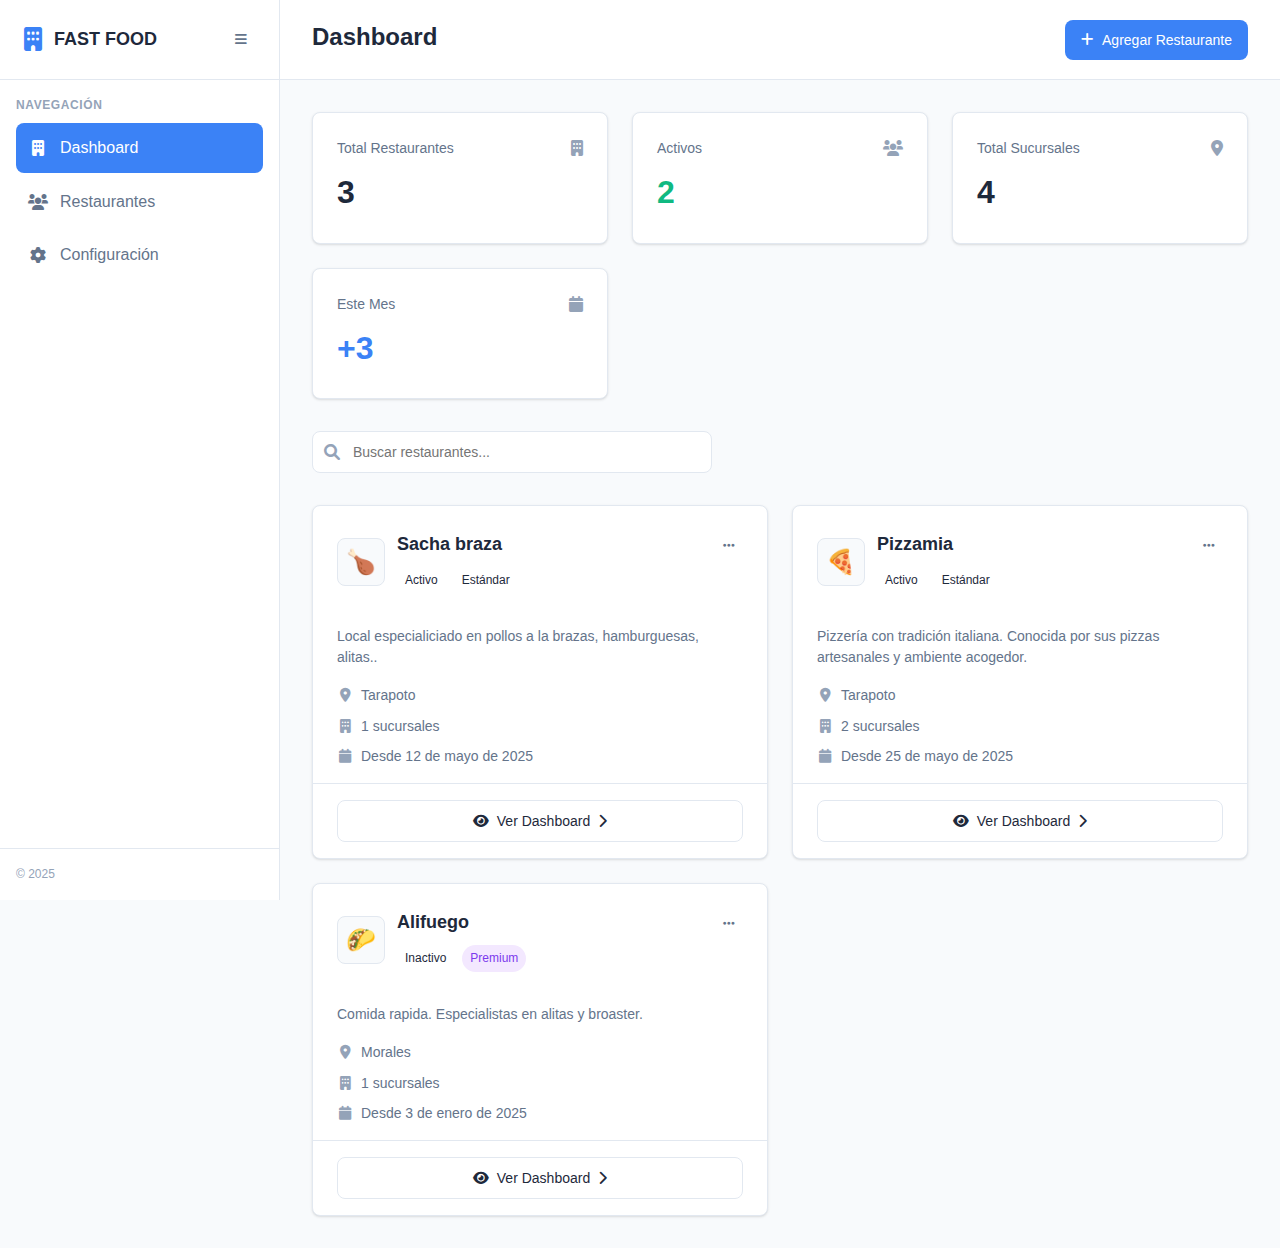
<file: nils/index.html>
<!DOCTYPE html>
<html lang="es">
<head>
    <meta charset="UTF-8">
    <meta name="viewport" content="width=device-width, initial-scale=1.0">
    <title>RestaurantOS - Dashboard</title>
    <link rel="stylesheet" href="style.css">
    <link href="https://cdnjs.cloudflare.com/ajax/libs/font-awesome/6.0.0/css/all.min.css" rel="stylesheet">
</head>
<body>
    <!-- Sidebar -->
    <aside class="sidebar" id="sidebar">
        <div class="sidebar-header">
            <div class="logo">
                <i class="fas fa-building"></i>
                <span class="logo-text">FAST FOOD</span>
            </div>
            <button class="sidebar-toggle" id="sidebarToggle">
                <i class="fas fa-bars"></i>
            </button>
        </div>
        
        <nav class="sidebar-nav">
            <div class="nav-group">
                <h3 class="nav-group-label">Navegación</h3>
                <ul class="nav-menu">
                    <li class="nav-item active">
                        <a href="#" class="nav-link">
                            <i class="fas fa-building"></i>
                            <span>Dashboard</span>
                        </a>
                    </li>
                    <li class="nav-item">
                        <a href="#" class="nav-link">
                            <i class="fas fa-users"></i>
                            <span>Restaurantes</span>
                        </a>
                    </li>
                    <li class="nav-item">
                        <a href="#" class="nav-link">
                            <i class="fas fa-cog"></i>
                            <span>Configuración</span>
                        </a>
                    </li>
                </ul>
            </div>
        </nav>
        
        <div class="sidebar-footer">
            <p>© 2025</p>
        </div>
    </aside>

    <!-- Main Content -->
    <main class="main-content">
        <!-- Header -->
        <header class="header">
            <div class="header-left">
                <button class="mobile-toggle" id="mobileToggle">
                    <i class="fas fa-bars"></i>
                </button>
                <div class="header-title">
                    <h1>Dashboard</h1>
                </div>
            </div>
            <button class="btn btn-primary" id="addRestaurantBtn">
                <i class="fas fa-plus"></i>
                Agregar Restaurante
            </button>
        </header>

        <div class="content">
            <!-- Estadísticas -->
            <div class="stats-grid">
                <div class="stat-card">
                    <div class="stat-header">
                        <span class="stat-title">Total Restaurantes</span>
                        <i class="fas fa-building stat-icon"></i>
                    </div>
                    <div class="stat-value" id="totalRestaurants">6</div>
                </div>
                <div class="stat-card">
                    <div class="stat-header">
                        <span class="stat-title">Activos</span>
                        <i class="fas fa-users stat-icon"></i>
                    </div>
                    <div class="stat-value active" id="activeRestaurants">5</div>
                </div>
                <div class="stat-card">
                    <div class="stat-header">
                        <span class="stat-title">Total Sucursales</span>
                        <i class="fas fa-map-marker-alt stat-icon"></i>
                    </div>
                    <div class="stat-value" id="totalBranches">4</div>
                </div>
                <div class="stat-card">
                    <div class="stat-header">
                        <span class="stat-title">Este Mes</span>
                        <i class="fas fa-calendar stat-icon"></i>
                    </div>
                    <div class="stat-value new" id="newThisMonth">+3</div>
                </div>
            </div>

            <!-- Barra de búsqueda -->
            <div class="search-bar">
                <div class="search-input-container">
                    <i class="fas fa-search search-icon"></i>
                    <input type="text" id="searchInput" placeholder="Buscar restaurantes..." class="search-input">
                </div>
            </div>

            <!-- Grid de restaurantes -->
            <div class="restaurants-grid" id="restaurantsGrid">
                <!-- Los restaurantes se cargarán dinámicamente -->
            </div>

            <!-- Mensaje cuando no hay resultados -->
            <div class="empty-state" id="emptyState" style="display: none;">
                <i class="fas fa-building empty-icon"></i>
                <h3>No se encontraron restaurantes</h3>
                <p id="emptyMessage">Comienza agregando tu primer restaurante</p>
            </div>
        </div>
    </main>

    <!-- Modal para agregar/editar restaurante -->
    <div class="modal-overlay" id="modalOverlay">
        <div class="modal">
            <div class="modal-header">
                <h2 id="modalTitle">Agregar Nuevo Restaurante</h2>
                <button class="modal-close" id="modalClose">
                    <i class="fas fa-times"></i>
                </button>
            </div>
            <div class="modal-body">
                <form id="restaurantForm">
                    <div class="form-group">
                        <label for="restaurantName">Nombre del Restaurante</label>
                        <input type="text" id="restaurantName" placeholder="Ej: Burger Palace" required>
                    </div>
                    <div class="form-group">
                        <label for="restaurantDescription">Descripción</label>
                        <textarea id="restaurantDescription" placeholder="Breve descripción del restaurante..." rows="3"></textarea>
                    </div>
                    <div class="form-group">
                        <label for="restaurantLocation">Ubicación</label>
                        <input type="text" id="restaurantLocation" placeholder="Ciudad principal" required>
                    </div>
                    <div class="form-group">
                        <label for="restaurantBranches">Número de Sucursales</label>
                        <input type="number" id="restaurantBranches" placeholder="1" min="1" required>
                    </div>
                    <div class="form-group">
                        <label for="restaurantPlan">Plan</label>
                        <select id="restaurantPlan" required>
                            <option value="">Selecciona un plan</option>
                            <option value="Básico">Básico</option>
                            <option value="Estándar">Estándar</option>
                            <option value="Premium">Premium</option>
                        </select>
                    </div>
                </form>
            </div>
            <div class="modal-footer">
                <button type="button" class="btn btn-secondary" id="modalCancel">Cancelar</button>
                <button type="submit" class="btn btn-primary" id="modalSave">Agregar Restaurante</button>
            </div>
        </div>
    </div>

    <!-- Modal de confirmación para eliminar -->
    <div class="modal-overlay" id="deleteModalOverlay">
        <div class="modal modal-small">
            <div class="modal-header">
                <h2>Confirmar Eliminación</h2>
                <button class="modal-close" id="deleteModalClose">
                    <i class="fas fa-times"></i>
                </button>
            </div>
            <div class="modal-body">
                <p>¿Estás seguro de que quieres eliminar este restaurante? Esta acción no se puede deshacer.</p>
            </div>
            <div class="modal-footer">
                <button type="button" class="btn btn-secondary" id="deleteCancel">Cancelar</button>
                <button type="button" class="btn btn-danger" id="deleteConfirm">Eliminar</button>
            </div>
        </div>
    </div>

    <script src="script.js"></script>
</body>
</html>
</file>
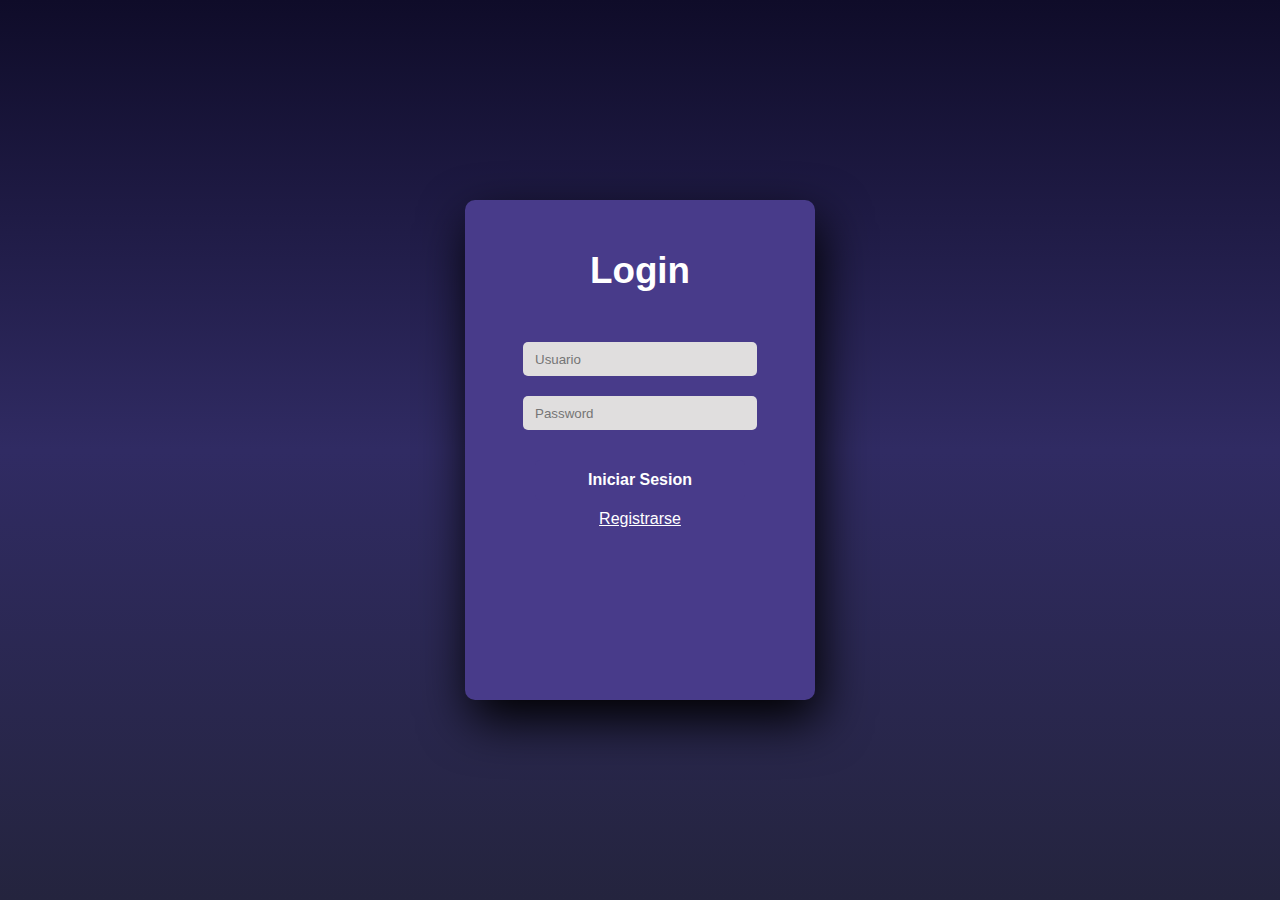
<file: login.html>
<!DOCTYPE html>
<html>
<head>
	<title>Login</title>
	<link rel="stylesheet" type="text/css" href="css/login.css">
	
</head>
<body>
	<div class="main">  
		<input type="checkbox" id="chk" aria-hidden="true">
			<div class="signup">
				<form onsubmit="return validarLogin(event)">
					<label for="chk" aria-hidden="true">Login</label>
					<input type="text" name="txt" id="usuario" placeholder="Usuario" required>
					<input type="password" name="pswd" id="password" placeholder="Password" required>
					<button type="submit">Iniciar Sesion</button>
                    <a href="registrarse.html" style="color: white; display: flex; justify-content: center;">Registrarse</a>
				</form>
			</div>
	</div>

	<script>
function validarLogin(event) {
    event.preventDefault(); // Evita que el formulario se envíe

    // Obtener valores de los inputs
    const usuario = document.getElementById('usuario').value.trim();
    const password = document.getElementById('password').value.trim();

    // Lista de usuarios y contraseñas válidas con sus redirecciones
    const usuariosValidos = {
        "admin": {
            password: "admin",
            redirect: "nils/index.html" // Ruta para el admin
        },
        "usuario2": {
            password: "1234",
            redirect: "index.html" // Ruta para usuario2
        }
    };

    // Verificar si el usuario existe y la contraseña coincide
    if (usuariosValidos[usuario] && usuariosValidos[usuario].password === password) {
        // Redirigir a la página correspondiente
        window.location.href = usuariosValidos[usuario].redirect;
    } else {
        alert("❌ Usuario o contraseña incorrectos");
    }
}
	</script>
</body>
</html>
</file>
<file: css/login.css>
body{
	margin: 0;
	padding: 0;
	display: flex;
	justify-content: center;
	align-items: center;
	min-height: 100vh;
	font-family: 'Jost', sans-serif;
	background: linear-gradient(to bottom, #0f0c29, #302b63, #24243e);
}
.main{
	width: 350px;
	height: 500px;
	background: red;
	overflow: hidden;
	background: #483b8a;
	border-radius: 10px;
	box-shadow: 5px 20px 50px #000;
}
#chk{
	display: none;
}
.signup{
	position: relative;
	width:100%;
	height: 100%;
}
label{
	color: #fff;
	font-size: 2.3em;
	justify-content: center;
	display: flex;
	margin: 50px;
	font-weight: bold;
	cursor: pointer;
	transition: .5s ease-in-out;
}
input{
	width: 60%;
	height: 10px;
	background: #e0dede;
	justify-content: center;
	display: flex;
	margin: 20px auto;
	padding: 12px;
	border: none;
	outline: none;
	border-radius: 5px;
}
button{
	width: 60%;
	height: 40px;
	margin: 10px auto;
	justify-content: center;
	display: block;
	color: #fff;
	background: #483b8a;
	font-size: 1em;
	font-weight: bold;
	margin-top: 30px;
	outline: none;
	border: none;
	border-radius: 5px;
	transition: .2s ease-in;
	cursor: pointer;
}
button:hover{
	background: #6d44b8;
}
.login{
	height: 460px;
	background: #eee;
	border-radius: 60% / 10%;
	transform: translateY(-180px);
	transition: .8s ease-in-out;
}
.login label{
	color: #573b8a;
	transform: scale(.6);
}

#chk:checked ~ .login{
	transform: translateY(-500px);
}
#chk:checked ~ .login label{
	transform: scale(1);	
}
#chk:checked ~ .signup label{
	transform: scale(.6);
}
</file>
<file: nils/style.css>
/* Reset y variables CSS */
* {
    margin: 0;
    padding: 0;
    box-sizing: border-box;
}

:root {
    --primary-color: #3b82f6;
    --primary-hover: #2563eb;
    --secondary-color: #6b7280;
    --success-color: #10b981;
    --danger-color: #ef4444;
    --warning-color: #f59e0b;
    --background: #ffffff;
    --surface: #f8fafc;
    --border: #e2e8f0;
    --text-primary: #1e293b;
    --text-secondary: #64748b;
    --text-muted: #94a3b8;
    --sidebar-width: 280px;
    --sidebar-collapsed: 80px;
    --header-height: 80px;
    --border-radius: 8px;
    --shadow: 0 1px 3px 0 rgb(0 0 0 / 0.1), 0 1px 2px -1px rgb(0 0 0 / 0.1);
    --shadow-lg: 0 10px 15px -3px rgb(0 0 0 / 0.1), 0 4px 6px -4px rgb(0 0 0 / 0.1);
}

body {
    font-family: -apple-system, BlinkMacSystemFont, 'Segoe UI', Roboto, sans-serif;
    background-color: var(--surface);
    color: var(--text-primary);
    line-height: 1.6;
}

/* Sidebar */
.sidebar {
    position: fixed;
    left: 0;
    top: 0;
    width: var(--sidebar-width);
    height: 100vh;
    background: var(--background);
    border-right: 1px solid var(--border);
    display: flex;
    flex-direction: column;
    transition: width 0.3s ease;
    z-index: 1000;
}

.sidebar.collapsed {
    width: var(--sidebar-collapsed);
}

.sidebar-header {
    padding: 1.5rem;
    border-bottom: 1px solid var(--border);
    display: flex;
    align-items: center;
    justify-content: space-between;
}

.logo {
    display: flex;
    align-items: center;
    gap: 0.75rem;
    font-weight: 600;
    font-size: 1.125rem;
}

.logo i {
    color: var(--primary-color);
    font-size: 1.5rem;
}

.logo-text {
    transition: opacity 0.3s ease;
}

.sidebar.collapsed .logo-text {
    opacity: 0;
    width: 0;
    overflow: hidden;
}

.sidebar-toggle {
    background: none;
    border: none;
    color: var(--text-secondary);
    cursor: pointer;
    padding: 0.5rem;
    border-radius: var(--border-radius);
    transition: background-color 0.2s;
}

.sidebar-toggle:hover {
    background-color: var(--surface);
}

.sidebar-nav {
    flex: 1;
    padding: 1rem;
    overflow-y: auto;
}

.nav-group-label {
    font-size: 0.75rem;
    font-weight: 600;
    color: var(--text-muted);
    text-transform: uppercase;
    letter-spacing: 0.05em;
    margin-bottom: 0.5rem;
    transition: opacity 0.3s ease;
}

.sidebar.collapsed .nav-group-label {
    opacity: 0;
}

.nav-menu {
    list-style: none;
}

.nav-item {
    margin-bottom: 0.25rem;
}

.nav-link {
    display: flex;
    align-items: center;
    gap: 0.75rem;
    padding: 0.75rem;
    color: var(--text-secondary);
    text-decoration: none;
    border-radius: var(--border-radius);
    transition: all 0.2s;
    position: relative;
}

.nav-link:hover {
    background-color: var(--surface);
    color: var(--text-primary);
}

.nav-item.active .nav-link {
    background-color: var(--primary-color);
    color: white;
}

.nav-link i {
    width: 1.25rem;
    text-align: center;
}

.nav-link span {
    transition: opacity 0.3s ease;
}

.sidebar.collapsed .nav-link span {
    opacity: 0;
    width: 0;
    overflow: hidden;
}

.sidebar-footer {
    padding: 1rem;
    border-top: 1px solid var(--border);
    font-size: 0.75rem;
    color: var(--text-muted);
    transition: opacity 0.3s ease;
}

.sidebar.collapsed .sidebar-footer {
    opacity: 0;
}

/* Main Content */
.main-content {
    margin-left: var(--sidebar-width);
    min-height: 100vh;
    transition: margin-left 0.3s ease;
}

.sidebar.collapsed + .main-content {
    margin-left: var(--sidebar-collapsed);
}

.header {
    background: var(--background);
    border-bottom: 1px solid var(--border);
    padding: 1rem 2rem;
    display: flex;
    align-items: center;
    justify-content: space-between;
    height: var(--header-height);
    position: sticky;
    top: 0;
    z-index: 100;
}

.header-left {
    display: flex;
    align-items: center;
    gap: 1rem;
}

.mobile-toggle {
    display: none;
    background: none;
    border: none;
    color: var(--text-secondary);
    cursor: pointer;
    padding: 0.5rem;
    border-radius: var(--border-radius);
}

.header-title h1 {
    font-size: 1.5rem;
    font-weight: 600;
    margin-bottom: 0.25rem;
}

.header-title p {
    color: var(--text-secondary);
    font-size: 0.875rem;
}

.content {
    padding: 2rem;
}

/* Botones */
.btn {
    display: inline-flex;
    align-items: center;
    gap: 0.5rem;
    padding: 0.75rem 1rem;
    border: none;
    border-radius: var(--border-radius);
    font-size: 0.875rem;
    font-weight: 500;
    cursor: pointer;
    transition: all 0.2s;
    text-decoration: none;
}

.btn-primary {
    background-color: var(--primary-color);
    color: white;
}

.btn-primary:hover {
    background-color: var(--primary-hover);
}

.btn-secondary {
    background-color: var(--surface);
    color: var(--text-primary);
    border: 1px solid var(--border);
}

.btn-secondary:hover {
    background-color: var(--border);
}

.btn-danger {
    background-color: var(--danger-color);
    color: white;
}

.btn-danger:hover {
    background-color: #dc2626;
}

.btn-outline {
    background-color: transparent;
    color: var(--text-primary);
    border: 1px solid var(--border);
}

.btn-outline:hover {
    background-color: var(--surface);
}

/* Estadísticas */
.stats-grid {
    display: grid;
    grid-template-columns: repeat(auto-fit, minmax(250px, 1fr));
    gap: 1.5rem;
    margin-bottom: 2rem;
}

.stat-card {
    background: var(--background);
    border: 1px solid var(--border);
    border-radius: var(--border-radius);
    padding: 1.5rem;
    box-shadow: var(--shadow);
}

.stat-header {
    display: flex;
    align-items: center;
    justify-content: space-between;
    margin-bottom: 0.5rem;
}

.stat-title {
    font-size: 0.875rem;
    font-weight: 500;
    color: var(--text-secondary);
}

.stat-icon {
    color: var(--text-muted);
}

.stat-value {
    font-size: 2rem;
    font-weight: 700;
    color: var(--text-primary);
}

.stat-value.active {
    color: var(--success-color);
}

.stat-value.new {
    color: var(--primary-color);
}

/* Búsqueda */
.search-bar {
    margin-bottom: 2rem;
}

.search-input-container {
    position: relative;
    max-width: 400px;
}

.search-icon {
    position: absolute;
    left: 0.75rem;
    top: 50%;
    transform: translateY(-50%);
    color: var(--text-muted);
}

.search-input {
    width: 100%;
    padding: 0.75rem 0.75rem 0.75rem 2.5rem;
    border: 1px solid var(--border);
    border-radius: var(--border-radius);
    font-size: 0.875rem;
    background: var(--background);
}

.search-input:focus {
    outline: none;
    border-color: var(--primary-color);
    box-shadow: 0 0 0 3px rgb(59 130 246 / 0.1);
}

/* Grid de restaurantes */
.restaurants-grid {
    display: grid;
    grid-template-columns: repeat(auto-fill, minmax(350px, 1fr));
    gap: 1.5rem;
}

.restaurant-card {
    background: var(--background);
    border: 1px solid var(--border);
    border-radius: var(--border-radius);
    overflow: hidden;
    box-shadow: var(--shadow);
    transition: transform 0.2s, box-shadow 0.2s;
}

.restaurant-card:hover {
    transform: translateY(-2px);
    box-shadow: var(--shadow-lg);
}

.card-header {
    padding: 1.5rem 1.5rem 1rem;
}

.card-header-top {
    display: flex;
    align-items: flex-start;
    justify-content: space-between;
    margin-bottom: 1rem;
}

.restaurant-info {
    display: flex;
    align-items: center;
    gap: 0.75rem;
    flex: 1;
}

.restaurant-logo {
    width: 48px;
    height: 48px;
    border-radius: var(--border-radius);
    border: 1px solid var(--border);
    background: var(--surface);
    display: flex;
    align-items: center;
    justify-content: center;
    font-size: 1.5rem;
    color: var(--primary-color);
}

.restaurant-details h3 {
    font-size: 1.125rem;
    font-weight: 600;
    margin-bottom: 0.5rem;
}

.badges {
    display: flex;
    gap: 0.5rem;
}

.badge {
    padding: 0.25rem 0.5rem;
    border-radius: 9999px;
    font-size: 0.75rem;
    font-weight: 500;
}

.badge.active {
    background-color: #dcfce7;
    color: #166534;
}

.badge.inactive {
    background-color: var(--surface);
    color: var(--text-secondary);
}

.badge.premium {
    background-color: #f3e8ff;
    color: #7c3aed;
}

.badge.standard {
    background-color: #dbeafe;
    color: #1d4ed8;
}

.badge.basic {
    background-color: var(--surface);
    color: var(--text-secondary);
}

.dropdown {
    position: relative;
}

.dropdown-toggle {
    background: none;
    border: none;
    color: var(--text-secondary);
    cursor: pointer;
    padding: 0.5rem;
    border-radius: var(--border-radius);
    transition: background-color 0.2s;
}

.dropdown-toggle:hover {
    background-color: var(--surface);
}

.dropdown-menu {
    position: absolute;
    top: 100%;
    right: 0;
    background: var(--background);
    border: 1px solid var(--border);
    border-radius: var(--border-radius);
    box-shadow: var(--shadow-lg);
    min-width: 150px;
    z-index: 1000;
    display: none;
}

.dropdown-menu.show {
    display: block;
}

.dropdown-item {
    display: flex;
    align-items: center;
    gap: 0.5rem;
    padding: 0.75rem 1rem;
    color: var(--text-primary);
    text-decoration: none;
    font-size: 0.875rem;
    cursor: pointer;
    border: none;
    background: none;
    width: 100%;
    text-align: left;
}

.dropdown-item:hover {
    background-color: var(--surface);
}

.dropdown-item.danger {
    color: var(--danger-color);
}

.card-content {
    padding: 0 1.5rem 1rem;
}

.restaurant-description {
    color: var(--text-secondary);
    font-size: 0.875rem;
    margin-bottom: 1rem;
    line-height: 1.5;
}

.restaurant-meta {
    display: flex;
    flex-direction: column;
    gap: 0.5rem;
    font-size: 0.875rem;
    color: var(--text-secondary);
}

.meta-item {
    display: flex;
    align-items: center;
    gap: 0.5rem;
}

.meta-item i {
    width: 1rem;
    text-align: center;
    color: var(--text-muted);
}

.card-footer {
    padding: 1rem 1.5rem;
    border-top: 1px solid var(--border);
}

.view-dashboard-btn {
    width: 100%;
    justify-content: center;
}

/* Estado vacío */
.empty-state {
    text-align: center;
    padding: 3rem 1rem;
}

.empty-icon {
    font-size: 3rem;
    color: var(--text-muted);
    margin-bottom: 1rem;
}

.empty-state h3 {
    font-size: 1.125rem;
    font-weight: 600;
    margin-bottom: 0.5rem;
}

.empty-state p {
    color: var(--text-secondary);
}

/* Modales */
.modal-overlay {
    position: fixed;
    top: 0;
    left: 0;
    right: 0;
    bottom: 0;
    background: rgba(0, 0, 0, 0.5);
    display: flex;
    align-items: center;
    justify-content: center;
    z-index: 2000;
    opacity: 0;
    visibility: hidden;
    transition: all 0.3s ease;
}

.modal-overlay.show {
    opacity: 1;
    visibility: visible;
}

.modal {
    background: var(--background);
    border-radius: var(--border-radius);
    box-shadow: var(--shadow-lg);
    width: 90%;
    max-width: 500px;
    max-height: 90vh;
    overflow-y: auto;
    transform: scale(0.9);
    transition: transform 0.3s ease;
}

.modal-overlay.show .modal {
    transform: scale(1);
}

.modal-small {
    max-width: 400px;
}

.modal-header {
    padding: 1.5rem;
    border-bottom: 1px solid var(--border);
    display: flex;
    align-items: center;
    justify-content: space-between;
}

.modal-header h2 {
    font-size: 1.25rem;
    font-weight: 600;
}

.modal-close {
    background: none;
    border: none;
    color: var(--text-secondary);
    cursor: pointer;
    padding: 0.5rem;
    border-radius: var(--border-radius);
}

.modal-close:hover {
    background-color: var(--surface);
}

.modal-body {
    padding: 1.5rem;
}

.modal-footer {
    padding: 1.5rem;
    border-top: 1px solid var(--border);
    display: flex;
    gap: 0.75rem;
    justify-content: flex-end;
}

/* Formularios */
.form-group {
    margin-bottom: 1rem;
}

.form-group label {
    display: block;
    font-size: 0.875rem;
    font-weight: 500;
    margin-bottom: 0.5rem;
    color: var(--text-primary);
}

.form-group input,
.form-group textarea,
.form-group select {
    width: 100%;
    padding: 0.75rem;
    border: 1px solid var(--border);
    border-radius: var(--border-radius);
    font-size: 0.875rem;
    background: var(--background);
    transition: border-color 0.2s;
}

.form-group input:focus,
.form-group textarea:focus,
.form-group select:focus {
    outline: none;
    border-color: var(--primary-color);
    box-shadow: 0 0 0 3px rgb(59 130 246 / 0.1);
}

.form-group textarea {
    resize: vertical;
    min-height: 80px;
}

/* Responsive */
@media (max-width: 768px) {
    .sidebar {
        transform: translateX(-100%);
        transition: transform 0.3s ease;
    }
    
    .sidebar.show {
        transform: translateX(0);
    }
    
    .main-content {
        margin-left: 0;
    }
    
    .mobile-toggle {
        display: block;
    }
    
    .header {
        padding: 1rem;
    }
    
    .content {
        padding: 1rem;
    }
    
    .stats-grid {
        grid-template-columns: 1fr;
        gap: 1rem;
    }
    
    .restaurants-grid {
        grid-template-columns: 1fr;
        gap: 1rem;
    }
    
    .modal {
        width: 95%;
        margin: 1rem;
    }
    
    .modal-footer {
        flex-direction: column;
    }
    
    .modal-footer .btn {
        width: 100%;
    }
}

@media (max-width: 480px) {
    .header-title h1 {
        font-size: 1.25rem;
    }
    
    .header-title p {
        display: none;
    }
    
    .card-header-top {
        flex-direction: column;
        gap: 1rem;
    }
    
    .restaurant-info {
        width: 100%;
    }
    
    .badges {
        flex-wrap: wrap;
    }
}
</file>
